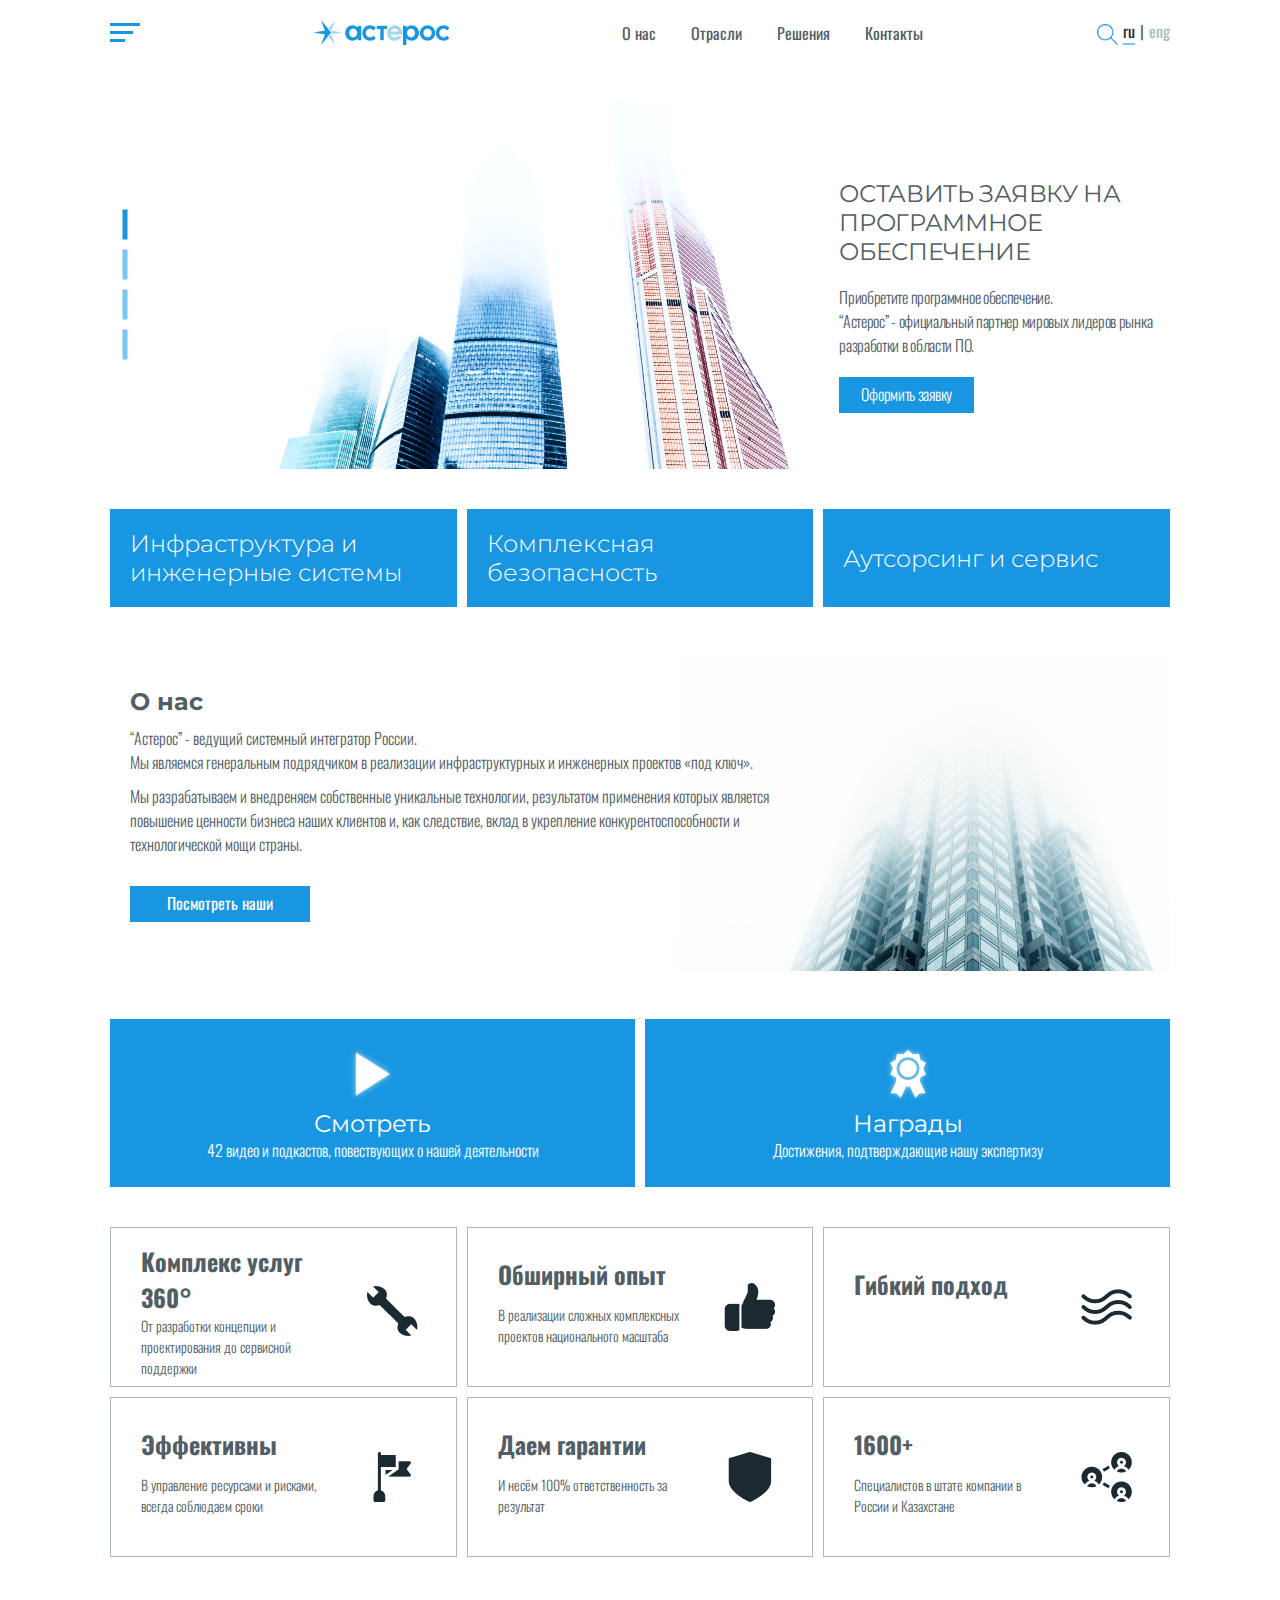
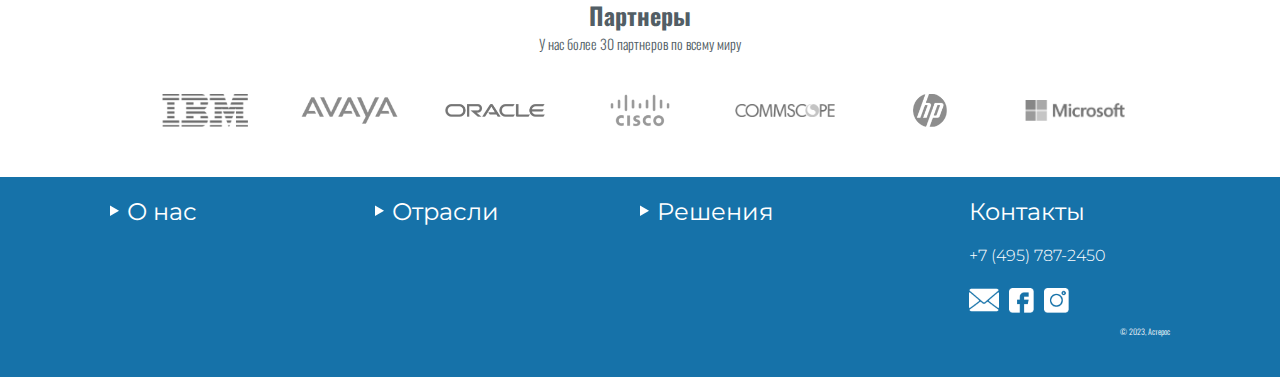
<file: index.html>
<!DOCTYPE html>
<html lang="ru">
  <head>
    <meta charset="UTF-8" />
    <meta name="viewport" content="width=device-width, initial-scale=1.0" />
    <link rel="shortcut icon" href="img/favicon.png" type="image/x-icon" />
    <link rel="stylesheet" href="style/style.css" />
    <title>Астерос</title>
  </head>
  <body class="page">
    
      <header class="header page__header">
        <button class="toggler header__toggler">
          <span class="toggler__line toggler__line--top">&nbsp;</span>
          <span class="toggler__line toggler__line--middle">&nbsp;</span>
          <span class="toggler__line toggler__line--bottom">&nbsp;</span>
        </button>

        <nav class="menu header__menu menu--hidden">
          <form
            role="search"
            action="/search"
            method="get"
            class="search menu__search"
          >
            <input
              placeholder="Поиск"
              type="search"
              name="search-text"
              id="search"
              class="search__input"
            />
            <button class="search__button twitchy"></button>
          </form>

          <ul class="list menu__list">
            <li class="about list__category">
              <a href="#" class="list__title page__title link">О нас</a>
              <ul class="submenu">
                <li class="submenu__item link"><a href="#">О компании</a></li>
                <li class="submenu__item link">
                  <a href="#">Лицензии и сертификаты</a>
                </li>
                <li class="submenu__item link">
                  <a href="#">Политика компании и соглашения</a>
                </li>
                <li class="submenu__item link"><a href="#">Награды</a></li>
                <li class="submenu__item link"><a href="#">Партнеры</a></li>
              </ul>
            </li>

            <li class="industry list__category">
              <a href="#" class="list__title page__title link">Отрасли</a>
              <ul class="submenu">
                <li class="submenu__item link">
                  <a href="#">Промышленность</a>
                </li>
                <li class="submenu__item link">
                  <a href="#">Телекоммуникации</a>
                </li>
                <li class="submenu__item link"><a href="#">Финансы</a></li>
                <li class="submenu__item link"><a href="#">Энергетика</a></li>
                <li class="submenu__item link"><a href="#">Аэропорты</a></li>
                <li class="submenu__item link"><a href="#">Госсектор</a></li>
                <li class="submenu__item link"><a href="#">Финансы</a></li>
                <li class="submenu__item link"><a href="#">Энергетика</a></li>
                <li class="submenu__item link"><a href="#">Гостиницы</a></li>
                <li class="submenu__item link"><a href="#">Нефть и газ</a></li>
                <li class="submenu__item link"><a href="#">Спорт</a></li>
                <li class="submenu__item link">
                  <a href="#">Недвижимость и строительство</a>
                </li>
              </ul>
            </li>

            <li class="solutions list__category">
              <a href="#" class="list__title page__title link">Решения</a>
              <ul class="submenu">
                <li class="submenu__item link">
                  <a href="#">Инфраструктура и инженерные системы</a>
                </li>
                <li class="submenu__item link">
                  <a href="#">Системы безопасности</a>
                </li>
                <li class="submenu__item link">
                  <a href="#">Аутсорсинг и сервис</a>
                </li>
              </ul>
            </li>

            <li class="contacts list__category">
              <a href="#" class="list__title page__title link">Контакты</a>
              <ul class="submenu">
                <li class="submenu__item link">
                  <a href="#">Заказать звонок</a>
                </li>
                <li class="submenu__item link">
                  <a href="#">Мы в соц.сетях</a>
                </li>
              </ul>
            </li>
          </ul>
        </nav>

        <a href="#">
          <picture>
            <source
              class="header__logo"
              srcset="img/header/Logo.webp"
              type="image/webp"
              alt="Company logo"
            />
            <img class="header__logo" src="img/header/Logo.png" alt="Company
            logo"
          </picture>
        </a>

        <nav class="nav header__nav">
          <ul class="nav__list">
            <li class="nav__item underscore"><a href="#">О нас</a></li>
            <li class="nav__item underscore"><a href="#">Отрасли</a></li>
            <li class="nav__item underscore"><a href="#">Решения</a></li>
            <li class="nav__item underscore"><a href="#">Контакты</a></li>
          </ul>
        </nav>

        <div class="utilities header__utilities">
          <button class="header__search twitchy"></button>

          <a href="#" class="header__language language--active underscore"
            >ru
          </a>
          |
          <a href="#" class="header__language underscore">eng</a>
        </div>
      </header>

      <section class="hero page__hero page__section">
        <div class="slider hero__slider">
          <div class="container slider__container">
            <div class="card slider__card">
              <img
                class="card__image"
                src="img/hero/hero1.png"
                alt="hero slide"
              />
              <h2 class="card__title">
                Оставить заявку на программное обеспечение
              </h2>
              <p class="card__description">
                Приобретите программное обеспечение.<br />“Астерос” -
                официальный партнер мировых лидеров рынка разработки в области
                ПО.
              </p>
              <a href="#" class="button card__button hover">
                Оформить заявку
              </a>
            </div>

            <div class="card slider__card">
              <img
                class="card__image"
                src="img/hero/hero1.png"
                alt="hero slide"
              />
              <h2 class="card__title">Офис под ключ</h2>
              <p class="card__description">
                Расширяйте горизонты с решениями “Астерос” по организации
                инфраструктуры офиса
              </p>
              <a href="#" class="button card__button hover">
                Оформить заявку
              </a>
            </div>

            <div class="card slider__card">
              <img
                class="card__image"
                src="img/hero/hero1.png"
                alt="hero slide"
              />
              <h2 class="card__title">Офис под ключ</h2>
              <p class="card__description">
                Расширяйте горизонты с решениями “Астерос” по организации
                инфраструктуры офиса
              </p>
              <a href="#" class="button card__button hover">
                Оформить заявку
              </a>
            </div>

            <div class="card slider__card">
              <img
                class="card__image"
                src="img/hero/hero1.png"
                alt="hero slide"
              />
              <h2 class="card__title">Офис под ключ</h2>
              <p class="card__description">
                Расширяйте горизонты с решениями “Астерос” по организации
                инфраструктуры офиса
              </p>
              <a href="#" class="button card__button hover">
                Оформить заявку
              </a>
            </div>
          </div>
          <div class="control slider__control">
            <div class="control__item control__item--active"></div>
            <div class="control__item"></div>
            <div class="control__item"></div>
            <div class="control__item"></div>
          </div>
        </div>
      </section>

      <main class="main page__main page__section">
        <section class="services main__section">
          <a href="#" class="services__card page__title hover">
            Инфраструктура и инженерные системы
          </a>

          <a href="#" class="services__card page__title hover">
            Комплексная безопасность
          </a>

          <a href="#" class="services__card page__title hover">
            Аутсорсинг и сервис
          </a>
        </section>

        <section class="about-us main__section">
          <h2 class="about-us__title page__title">О нас</h2>

          <p class="about-us__paragraph about-us__paragraph--one">
            “Астерос” - ведущий системный интегратор России.<br />
            Мы являемся генеральным подрядчиком в реализации инфраструктурных и
            инженерных проектов «под ключ».
          </p>
          <p class="about-us__paragraph about-us__paragraph--two">
            Мы разрабатываем и внедреняем собственные уникальные технологии,
            результатом применения которых является повышение ценности бизнеса
            наших клиентов и, как следствие, вклад в укрепление
            конкурентоспособности и технологической мощи страны.
          </p>

          <button class="button about-us__button hover">
            Посмотреть наши проекты
          </button>
        </section>

        <section class="more main__section">
          <a href="#" class="more-block more__block hover">
            <img
              class="more-block__icon"
              src="img/content/play.png"
              alt="decorative icon"
            />
            <h3 class="more-block__title page__title">Смотреть</h3>
            <p class="more-block__text">
              42 видео и подкастов, повествующих о нашей деятельности
            </p>
          </a>

          <a href="#" class="more-block more__block hover">
            <img
              class="more-block__icon"
              src="img/content/reward.png"
              alt="decorative icon"
            />
            <h3 class="more-block__title page__title">Награды</h3>
            <p class="more-block__text">
              Достижения, подтверждающие нашу экспертизу
            </p>
          </a>
        </section>

        <section class="advantages main__section">
          <div class="advantage-block advantage__block">
            <h3 class="advantage-block__title page__title">
              Комплекс услуг 360°
            </h3>
            <p class="advantage-block__description">
              От разработки концепции и проектирования до сервисной поддержки
            </p>
            <img
              class="advantage-block__icon"
              src="img/advantage/wrench.png"
              alt="decorative icon"
            />
          </div>
          <div class="advantage-block advantage__block">
            <h3 class="advantage-block__title page__title">Обширный опыт</h3>
            <p class="advantage-block__description">
              В реализации сложных комплексных проектов национального масштаба
            </p>
            <img
              class="advantage-block__icon"
              src="img/advantage/thumbup.png"
              alt="decorative icon"
            />
          </div>
          <div class="advantage-block advantage__block">
            <h3 class="advantage-block__title page__title">Гибкий подход</h3>
            <p class="advantage-block__description"></p>
            <img
              class="advantage-block__icon"
              src="img/advantage/wave.png"
              alt="decorative icon"
            />
          </div>
          <div class="advantage-block advantage__block">
            <h3 class="advantage-block__title page__title">Эффективны</h3>
            <p class="advantage-block__description">
              В управление ресурсами и рисками, всегда соблюдаем сроки
            </p>
            <img
              class="advantage-block__icon"
              src="img/advantage/flag.png"
              alt="decorative icon"
            />
          </div>
          <div class="advantage-block advantage__block">
            <h3 class="advantage-block__title page__title">Даем гарантии</h3>
            <p class="advantage-block__description">
              И несём 100% ответственность за результат
            </p>
            <img
              class="advantage-block__icon"
              src="img/advantage/shield.png"
              alt="decorative icon"
            />
          </div>
          <div class="advantage-block advantage__block">
            <h3 class="advantage-block__title page__title">1600+</h3>
            <p class="advantage-block__description">
              Специалистов в штате компании в России и Казахстане
            </p>
            <img
              class="advantage-block__icon"
              src="img/advantage/people.png"
              alt="decorative icon"
            />
          </div>
        </section>

        <section class="partners main__section">
          <h2 class="partners__title page__title">Партнеры</h2>
          <p class="partners__subtitle">
            У нас более 30 партнеров по всему миру
          </p>
          <div class="partners__list">
            <img
              src="img/partners/ibm.png"
              alt="IBM"
              class="partners__item twitchy"
            />
            <img
              src="img/partners/avaya.png"
              alt="AVAYA"
              class="partners__item twitchy"
            />
            <img
              src="img/partners/oracle.png"
              alt="ORACLE"
              class="partners__item twitchy"
            />
            <img
              src="img/partners/cisco.png"
              alt="CISCO"
              class="partners__item twitchy"
            />
            <img
              src="img/partners/commscope.png"
              alt="COMMSCOPE"
              class="partners__item twitchy"
            />
            <img
              src="img/partners/hp.png"
              alt="HP"
              class="partners__item twitchy"
            />
            <img
              src="img/partners/microsoft.png"
              alt="MICROSOFT"
              class="partners__item twitchy"
            />
          </div>
        </section>
      </main>

      <footer class="footer page__footer">
        <div class="page__section footer__wrapper">
          <details class="footer-menu footer__about">
            <summary>
              <h3 class="footer__title page__title link">О нас</h3>
            </summary>
            <ul class="footer-list">
              <li class="footer-list__item link"><a href="#">О компании</a></li>
              <li class="footer-list__item link">
                <a href="#">Лицензии и сертификаты</a>
              </li>
              <li class="footer-list__item link">
                <a href="#">Политика компании и соглашения</a>
              </li>
              <li class="footer-list__item link"><a href="#">Награды</a></li>
              <li class="footer-list__item link"><a href="#">Партнеры</a></li>
            </ul>
          </details>

          <details class="footer-menu footer__industry">
            <summary>
              <h3 class="footer__title page__title link">Отрасли</h3>
            </summary>
            <ul class="footer-list">
              <li class="footer-list__item link">
                <a href="#">Промышленность</a>
              </li>
              <li class="footer-list__item link">
                <a href="#">Телекоммуникации</a>
              </li>
              <li class="footer-list__item link"><a href="#">Финансы</a></li>
              <li class="footer-list__item link"><a href="#">Энергетика</a></li>
              <li class="footer-list__item link"><a href="#">Аэропорты</a></li>
              <li class="footer-list__item link"><a href="#">Госсектор</a></li>
              <li class="footer-list__item link"><a href="#">Финансы</a></li>
              <li class="footer-list__item link"><a href="#">Энергетика</a></li>
              <li class="footer-list__item link"><a href="#">Гостиницы</a></li>
              <li class="footer-list__item link">
                <a href="#">Нефть и газ</a>
              </li>
              <li class="footer-list__item link"><a href="#">Спорт</a></li>
              <li class="footer-list__item link">
                <a href="#">Недвижимость и строительство</a>
              </li>
            </ul>
          </details>

          <details class="footer-menu footer__solutions">
            <summary>
              <h3 class="footer__title page__title link">Решения</h3>
            </summary>
            <ul class="footer-list">
              <li class="footer-list__item link">
                <a href="#">Инфраструктура и инженерные системы</a>
              </li>
              <li class="footer-list__item link">
                <a href="#">Системы безопасности</a>
              </li>
              <li class="footer-list__item link">
                <a href="#">Аутсорсинг и сервис</a>
              </li>
            </ul>
          </details>

          <div class="contacts">
            <h3 class="footer__title contacts__title page__title">Контакты</h3>
            <a class="contacts__phone link" href="#">+7 (495) 787-2450</a>
            <div class="socials">
              <a href="#">
                <img
                  class="socials__item socials__item--mail twitchy"
                  src="img/social/mail.png"
                  alt="mail icon"
                />
              </a>
              <a href="#">
                <img
                  class="socials__item socials__item--facebook twitchy"
                  src="img/social/fb.png"
                  alt="facebook icon"
                />
              </a>
              <a href="#">
                <img
                  class="socials__item socials__item--instagram twitchy"
                  src="img/social/insta.png"
                  alt="instagram icon"
                />
              </a>
            </div>
          </div>
          <p class="copy">© 2023, Астерос</p>
        </div>
      </footer>

    <div class="wrapper page__wrapper">
        <div class="modal-form hidden">
            <article class="order page__order">
                <button class="order__close">✖</button>
                <h2 class="order__title page__title">Заявка на програмное обеспечение</h2>
                <label class="order__subtitle page__title option"> Добавьте програмное обеспечение
                    <input 
                        type="text" 
                        name="software" 
                        class="software order__software option" 
                        placeholder="Введите название программы"
                        >
                </label>
                
                <h3 class="order__subtitle page__title">Укажите необходимое количество лицензий:</h2>
                
                <form class="form order__form">
                    <div class="summary order__summary">
                    </div>
            
                    <p class="price order__price">
                        <span class="price__amount page__title">0 ₽</span>
                        <br>Общая стоимость
                    </p>
                    
                    <button type="submit" class="button order__submit">Отправить заказ</button>
                </form>
            </article>
        </div>    
    </div>
    <script src="script/header.js"></script>
    <script src="script/hero.js"></script>
    <script src="script/form.js"></script>
  </body>
</html>
</file>
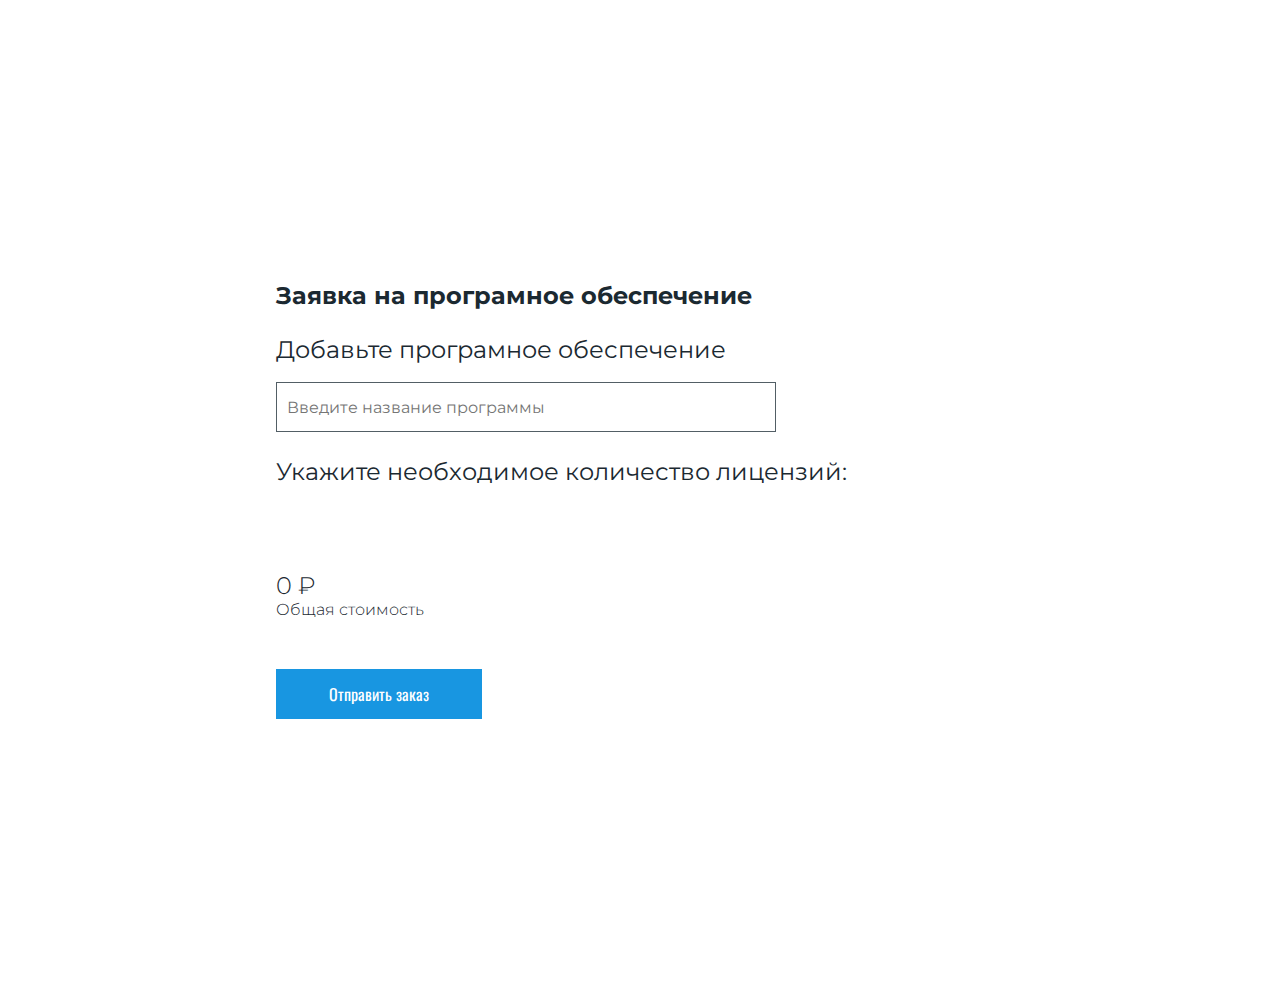
<file: form.html>
<!DOCTYPE html>
<html lang="ru">
<head>
    <meta charset="UTF-8">
    <meta name="viewport" content="width=device-width, initial-scale=1.0">
    <meta name="description" content="Заявка на программное обеспечение">
    <title>Астерос. Заявка на ПО</title>
    <link rel="stylesheet" href="style/form.css">
    <link rel="shortcut icon" href="img/favicon.png" type="image/x-icon">
</head>
<body class="page">
    <article class="order page__order">
        <h2 class="order__title page__title">Заявка на програмное обеспечение</h2>
        <label class="order__subtitle page__title option"> Добавьте програмное обеспечение
            <input 
                type="text" 
                name="software" 
                class="software order__software option" 
                placeholder="Введите название программы"
                >
        </label>
        
        <h3 class="order__subtitle page__title">Укажите необходимое количество лицензий:</h2>
        
        <form class="form order__form">
            <div class="summary order__summary">
            </div>
    
            <p class="price order__price">
                <span class="price__amount page__title">0 ₽</span>
                <br>Общая стоимость
            </p>
            
            <button type="submit" class="button order__submit">Отправить заказ</button>
        </form>
    </article>

    <script src="script/form.js"></script>
</body>
</html>
</file>
<file: style/style.css>
@import "header.css";
@import "hero.css";
@import "main.css";
@import "form.css";
@import "footer.css";
@import url("https://fonts.googleapis.com/css2?family=Montserrat&family=Oswald:wght@200;300&display=swap");

:root {
  /* FONTS */
  --montserrat-font: "Montserrat", sans-serif;
  --oswald-font: "Oswald", sans-serif;

  --text-copy: 0.5rem;
  --text-xxs: 0.75rem;
  --text-sm: 0.875rem;
  --text: 1rem;

  --title-xs: 1.1rem;
  --title-sm: 1.15rem;
  --title: 1.5rem;
  --title-l: 2.25rem;

  --fw-light: 300;
  --fw-regular: 400;

  /* COLORS */
  --main-blue: #1896e1;
  --main-blue-hover: #1897e1d0;
  --main-dark-blue: #1672a9;
  --main-gray: #525e65;
  --main-white: #ffffff;
  --main-black: #1b2931;
  --secondary-gray: #a8b8c1;
  --secondary-blue: #79c6f4;
  --secondray-light-blue: #bdddf1;
  --secondary-light-gray: #c3d0d8;
}

*,
*::before,
*::after {
  box-sizing: border-box;
  margin: 0;
  padding: 0;
}

a {
  text-decoration: none;
  color: inherit;
}

button {
  outline: none;
  border: none;
}

li {
  list-style: none;
}

.page {
  position: relative;
  height: 1000px;
  font-family: var(--oswald-font);
  font-size: var(--text-sm);
  color: var(--main-gray);
  font-weight: var(--fw-light);
}

.page__title {
  font-size: var(--title);
}

.page__section {
  max-width: 1440px;
  margin: 0 auto;
}

.scroll--hidden {
  overflow: hidden;
}

.button {
  text-align: center;
  padding: 5px 10px;
  font-family: var(--oswald-font);
  font-size: var(--text-sm);
  color: var(--main-white);
  background-color: var(--main-blue);
  cursor: pointer;
  height: 36px;
}

.hover {
  transition: background-color 0.2s linear;
}

.hover:hover {
  background-color: var(--main-blue-hover);
}

.link {
  transition: color 0.1s ease-in-out;
}

.link:hover {
  color: var(--secondary-light-gray);
}

.hidden {
  display: none;
}

.show {
  display: block;
  position: absolute;
  z-index: 999;
  top: 50%;
  left: 50%;
  transform: translateX(-50%) translateY(-50%);
  background-color: #ffffff;
}

@media (min-width: 768px) {
  .page {
    font-size: var(--text);
  }
}

@media (min-width: 1280px) {
  .page {
    font-size: var(--text-l);
  }

  .page__title {
    font-size: var(--title);
  }

  .button {
    font-size: var(--text);
  }
}
</file>
<file: style/form.css>
@import "style.css";

.order {
  display: flex;
  flex-direction: column;
  justify-content: center;
  font-family: Montserrat, sans-serif;
  padding: 50px 20px;
  background-color: var(--main-white);
  color: var(--main-black);
  z-index: 999;
  max-width: 768px;
  height: 100%;
  margin: 0 auto;
  position: relative;
}
.order__close {
  position: absolute;
  top: 20px;
  right: 20px;
  cursor: pointer;
  font-size: 25px;
  line-height: 1;
  background: inherit;
}

.order__subtitle {
  display: block;
  margin-top: 25px;
  font-weight: 400;
}

.software {
  display: block;
  border: 1px solid var(--main-gray);
  font-size: var(--text);
  font-family: var(--montserrat-font);
  height: 50px;
  max-width: 500px;
  width: 100%;
  outline: none;
  padding: 10px;
}

.software:focus {
  border: 1px solid var(--main-blue);
}

.order__software {
  position: relative;
  margin-top: 18px;
}

.software-list {
  font-size: var(--text);
  width: 347px;
  border: 1px solid var(--main-blue);
  border-top: none;
  display: flex;
  flex-direction: column;
  max-height: 155px;
  overflow-y: scroll;
  background-color: var(--main-white);
  max-width: 500px;
  width: calc(100% - 30px);
}

.software__list {
  position: absolute;
  z-index: 999;
}

.option__label {
  padding: 10px 10px;
  display: flex;
  gap: 10px;
}

.option__checkbox {
  accent-color: var(--main-blue);
}

.form {
  max-width: 500px;
  width: 100%;
}

.order__summary {
  margin-top: 35px;
  position: relative;
}

.summary {
  max-height: 210px;
  overflow-y: scroll;
  display: flex;
  gap: 40px;
  flex-direction: column;
}

.summary__elem {
  display: flex;
  align-items: center;
  justify-content: space-between;
  gap: 10px;
}

.elem__row {
  flex: 0 1 20%;
}
.elem__row--amount {
  flex: 0 1 10%;
}

.order__name {
  font-size: var(--text-sm);
  width: min-content;
}

.order__amount {
  position: relative;
}

.amount__value {
  position: relative;
  display: flex;
  flex-direction: column;
  width: 50px;
  height: 30px;
  text-align: left;
  border: 1px solid var(--main-gray);
  cursor: pointer;
  gap: 5px;
}

.amount__value::after {
  position: absolute;
  content: "";
  right: 5px;
  top: 3px;
  border-top: 0;
  border: 5px solid transparent;
  border-bottom: 10px solid var(--main-gray);
  transition: transform 0.1s linear;
}

.amount__value:focus {
  border: 1px solid var(--main-blue);
}

.amount__value:focus::after {
  top: 10px;
  transform: rotate(180deg);
}

.amount__item {
  padding-left: 15px;
  height: 100%;
  line-height: 2;
}

.amount__content {
  display: flex;
  overflow-y: scroll;
  position: absolute;
  top: 30px;
  left: -1px;
  width: 50px;
  height: 117px;
  z-index: 99;
  border: 1px solid var(--secondary-gray);
  background-color: var(--main-white);
  flex-direction: column;
  cursor: default;
}

.amount__content::-webkit-scrollbar {
  display: none;
}

.value {
  border-bottom: 1px solid var(--secondary-gray);
  padding: 5px 15px;
}

.value:hover {
  background-color: var(--secondray-light-blue);
}

.value:last-of-type {
  border-bottom: none;
}

.value__input {
  display: none;
}

.amount__info {
  top: 35px;
  left: -10px;
  width: max-content;
  position: absolute;
  color: var(--secondary-light-gray);
  font-size: 14px;
}

.order__remove {
  font-family: var(--montserrat-font);
  color: #8f9ba3;
  font-size: var(--text-xxs);
  border: none;
  outline: none;
  background-color: transparent;
  cursor: pointer;
}
.order__remove:hover {
  text-decoration: underline;
}

.order__price {
  margin-top: 50px;
  font-size: var(--text);
}

.order__submit {
  margin-top: 50px;
  width: 206px;
  height: 50px;
}

.end {
  display: flex;
  flex-direction: column;
  justify-content: center;
  align-items: start;
  gap: 54px;
  background-color: var(--main-white);
  max-width: 768px;
  height: 100%;
  margin: 0 auto;
  width: 100%;
  padding: 50px 20px;
}

.end__title {
  font-size: var(--title);
  font-weight: 400;
}

.end__button {
  max-width: 240px;
}
</file>
